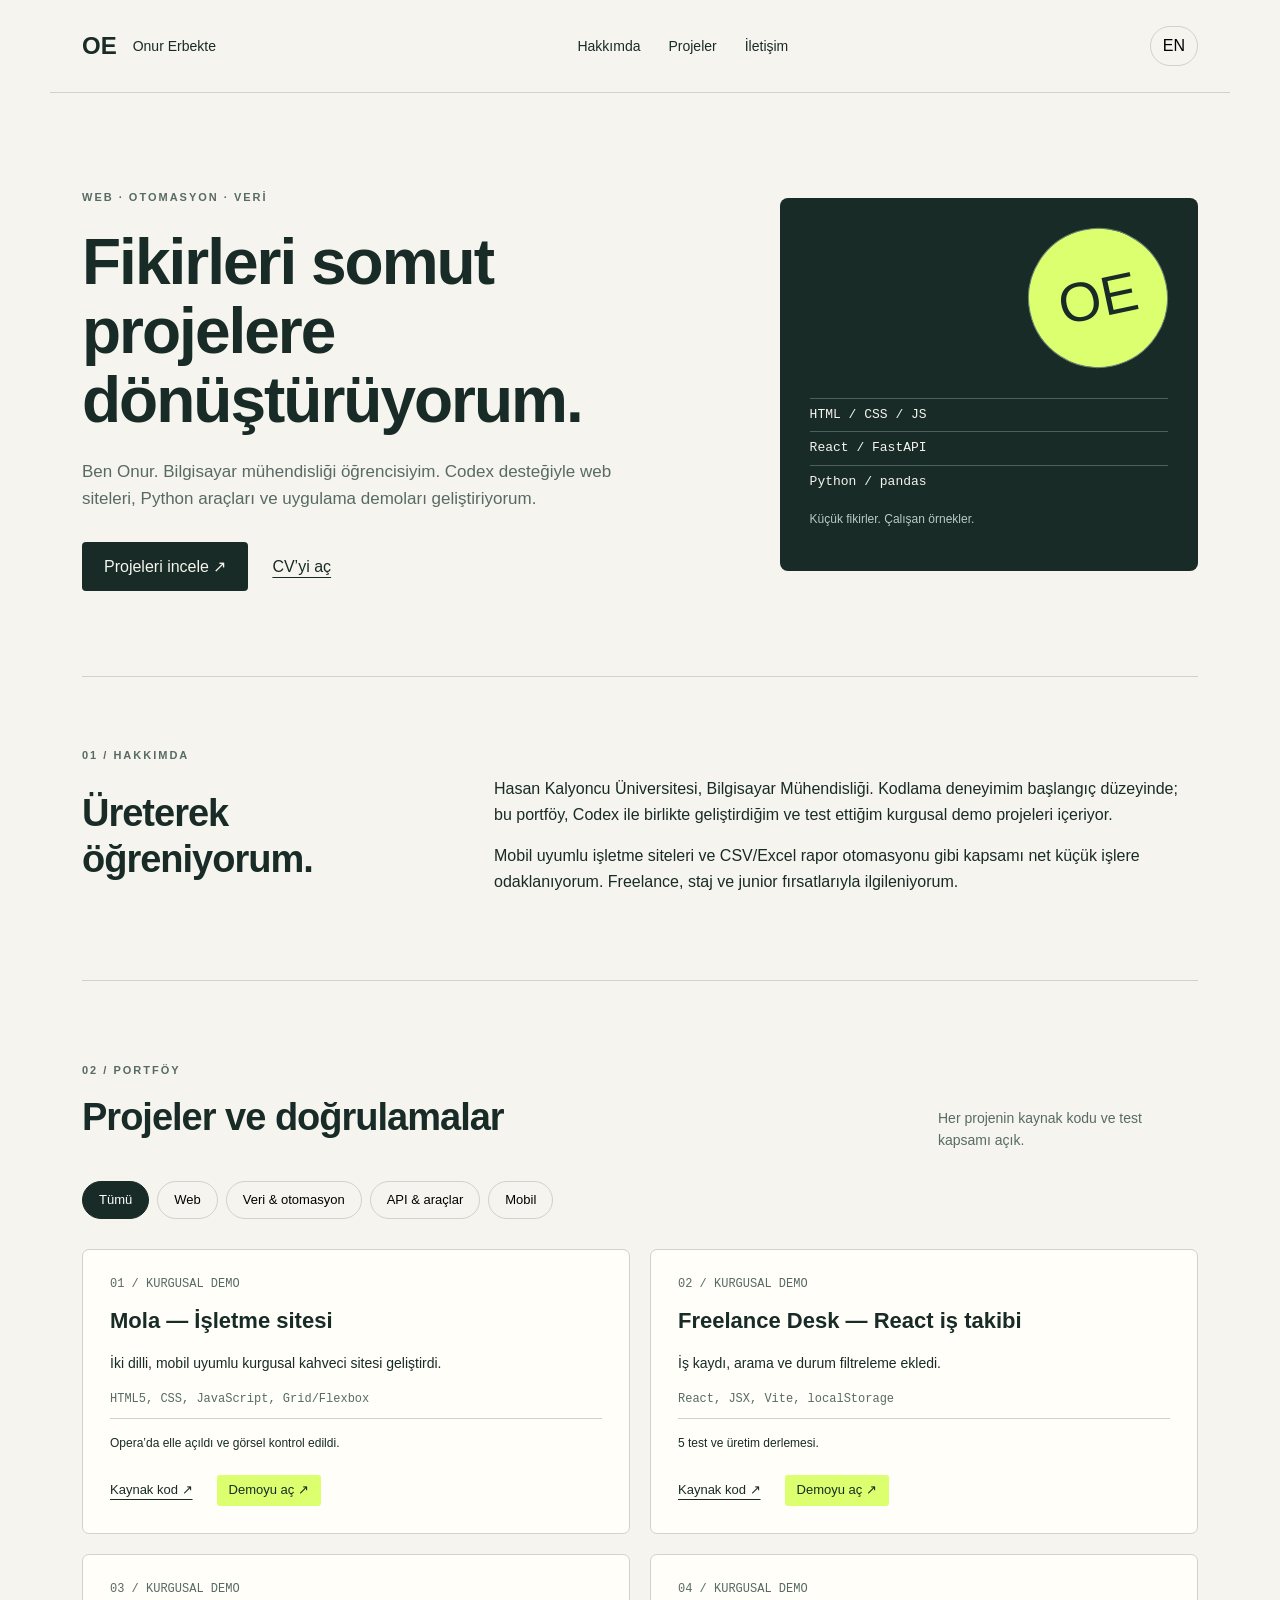
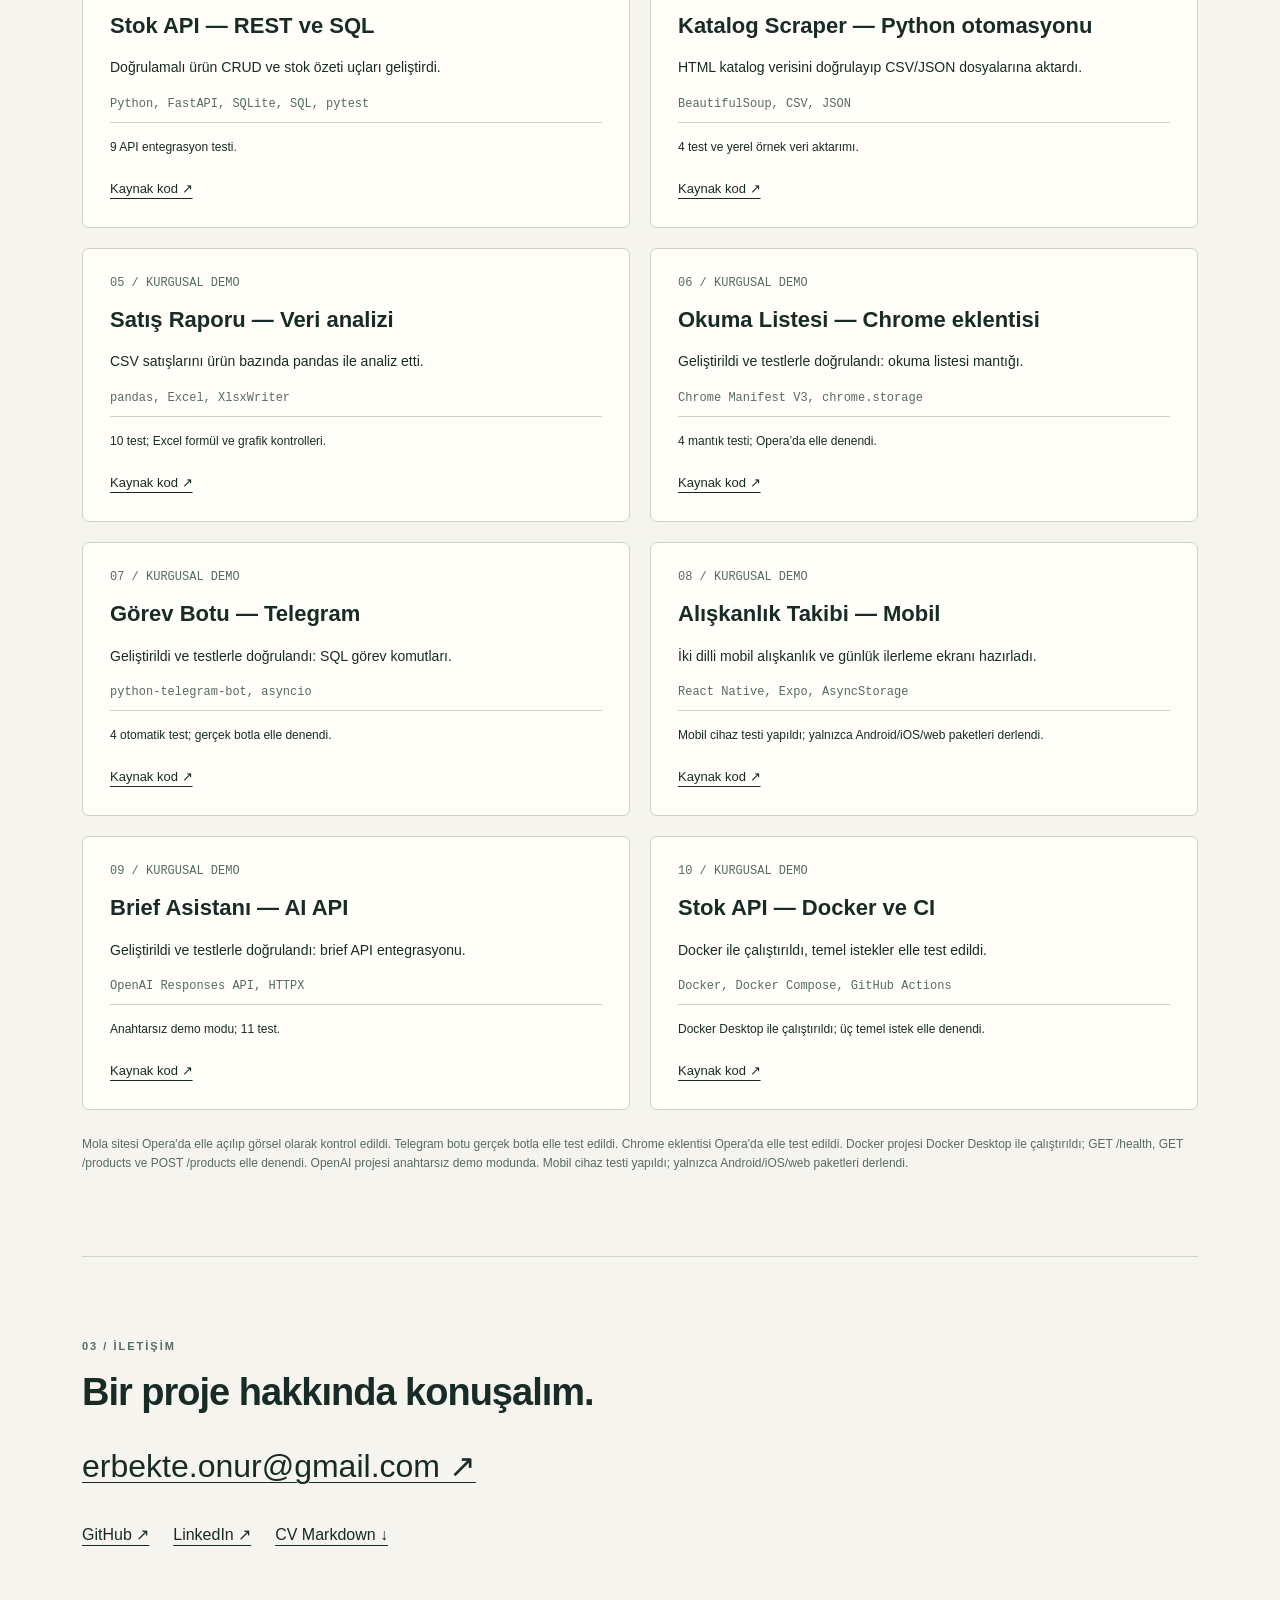
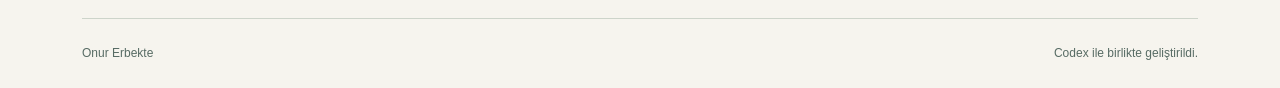
<file: index.html>
<!doctype html>
<html lang="tr"><head><meta charset="utf-8"><meta name="viewport" content="width=device-width,initial-scale=1"><meta name="description" content="Onur Erbekte — web, Python otomasyonu ve veri analizi portföyü."><title>Onur Erbekte · Portföy</title><link rel="stylesheet" href="styles.css"><script src="projects.js" defer></script><script src="app.js" defer></script></head><body>
<a class="skip" href="#main" data-tr="İçeriğe geç" data-en="Skip to content">İçeriğe geç</a>
<header><a class="brand" href="#">OE<span>Onur Erbekte</span></a><nav aria-label="Ana gezinme"><a href="#about" data-tr="Hakkımda" data-en="About">Hakkımda</a><a href="#projects" data-tr="Projeler" data-en="Projects">Projeler</a><a href="#contact" data-tr="İletişim" data-en="Contact">İletişim</a></nav><button id="language" aria-label="Switch to English">EN</button></header>
<main id="main"><section class="hero"><div><p class="eyebrow" data-tr="WEB · OTOMASYON · VERİ" data-en="WEB · AUTOMATION · DATA">WEB · OTOMASYON · VERİ</p><h1 data-tr="Fikirleri somut projelere dönüştürüyorum." data-en="Turning ideas into tangible projects.">Fikirleri somut projelere dönüştürüyorum.</h1><p class="intro" data-tr="Ben Onur. Bilgisayar mühendisliği öğrencisiyim. Codex desteğiyle web siteleri, Python araçları ve uygulama demoları geliştiriyorum." data-en="I'm Onur, a computer engineering student. I develop websites, Python tools and application demos with Codex assistance.">Ben Onur. Bilgisayar mühendisliği öğrencisiyim. Codex desteğiyle web siteleri, Python araçları ve uygulama demoları geliştiriyorum.</p><div class="actions"><a class="primary" href="#projects" data-tr="Projeleri incele ↗" data-en="Explore projects ↗">Projeleri incele ↗</a><a id="cv-link" href="cv/cv_tr.html" data-tr="CV’yi aç" data-en="Open CV">CV’yi aç</a></div></div><aside class="hero-art" aria-label="Portföy alanları"><div class="orbit">OE</div><span>HTML / CSS / JS</span><span>React / FastAPI</span><span>Python / pandas</span><p data-tr="Küçük fikirler. Çalışan örnekler." data-en="Small ideas. Working examples.">Küçük fikirler. Çalışan örnekler.</p></aside></section>
<section id="about" class="about"><p class="eyebrow">01 / <span data-tr="HAKKIMDA" data-en="ABOUT">HAKKIMDA</span></p><h2 data-tr="Üreterek öğreniyorum." data-en="Learning by building.">Üreterek öğreniyorum.</h2><div><p data-tr="Hasan Kalyoncu Üniversitesi, Bilgisayar Mühendisliği. Kodlama deneyimim başlangıç düzeyinde; bu portföy, Codex ile birlikte geliştirdiğim ve test ettiğim kurgusal demo projeleri içeriyor." data-en="Hasan Kalyoncu University, Computer Engineering. My coding experience is at an early stage; this portfolio contains fictional demos developed and tested with Codex.">Hasan Kalyoncu Üniversitesi, Bilgisayar Mühendisliği. Kodlama deneyimim başlangıç düzeyinde; bu portföy, Codex ile birlikte geliştirdiğim ve test ettiğim kurgusal demo projeleri içeriyor.</p><p data-tr="Mobil uyumlu işletme siteleri ve CSV/Excel rapor otomasyonu gibi kapsamı net küçük işlere odaklanıyorum. Freelance, staj ve junior fırsatlarıyla ilgileniyorum." data-en="I focus on small, clearly scoped tasks such as responsive business websites and CSV/Excel report automation. I am interested in freelance, internship and junior opportunities.">Mobil uyumlu işletme siteleri ve CSV/Excel rapor otomasyonu gibi kapsamı net küçük işlere odaklanıyorum. Freelance, staj ve junior fırsatlarıyla ilgileniyorum.</p></div></section>
<section id="projects"><div class="section-head"><div><p class="eyebrow">02 / <span data-tr="PORTFÖY" data-en="PORTFOLIO">PORTFÖY</span></p><h2 data-tr="Projeler ve doğrulamalar" data-en="Projects and validation">Projeler ve doğrulamalar</h2></div><p data-tr="Her projenin kaynak kodu ve test kapsamı açık." data-en="Source code and test scope for every project.">Her projenin kaynak kodu ve test kapsamı açık.</p></div><div class="filters" aria-label="Proje filtresi"><button data-filter="all" aria-pressed="true" data-tr="Tümü" data-en="All">Tümü</button><button data-filter="web" aria-pressed="false">Web</button><button data-filter="data" aria-pressed="false" data-tr="Veri & otomasyon" data-en="Data & automation">Veri & otomasyon</button><button data-filter="tools" aria-pressed="false" data-tr="API & araçlar" data-en="APIs & tools">API & araçlar</button><button data-filter="mobile" aria-pressed="false" data-tr="Mobil" data-en="Mobile">Mobil</button></div><div id="project-grid" class="grid"></div><noscript>Proje bağlantıları / Project links: <a href="https://github.com/onurerbekte">GitHub</a>. <a href="https://onurerbekte.github.io/mola-cafe-website/">Mola demo</a> · <a href="https://onurerbekte.github.io/freelance-tracker/">React demo</a>. JavaScript’i etkinleştirin / Enable JavaScript for project details.</noscript><p class="footnote" data-tr="Mola sitesi Opera'da elle açılıp görsel olarak kontrol edildi. Telegram botu gerçek botla elle test edildi. Chrome eklentisi Opera'da elle test edildi. Docker projesi Docker Desktop ile çalıştırıldı; GET /health, GET /products ve POST /products elle denendi. OpenAI projesi anahtarsız demo modunda. Mobil cihaz testi yapıldı; yalnızca Android/iOS/web paketleri derlendi." data-en="The Mola website was manually opened and visually checked in Opera. The Telegram bot was manually tested with a real bot. The Chrome extension was manually tested in Opera. The Docker project was run with Docker Desktop; GET /health, GET /products and POST /products were manually exercised. The OpenAI project is in key-free demo mode. Mobile device testing was performed; only Android/iOS/web bundles were built.">Mola sitesi Opera'da elle açılıp görsel olarak kontrol edildi. Telegram botu gerçek botla elle test edildi. Chrome eklentisi Opera'da elle test edildi. Docker projesi Docker Desktop ile çalıştırıldı; GET /health, GET /products ve POST /products elle denendi. OpenAI projesi anahtarsız demo modunda. Mobil cihaz testi yapıldı; yalnızca Android/iOS/web paketleri derlendi.</p></section>
<section id="contact" class="contact"><p class="eyebrow">03 / <span data-tr="İLETİŞİM" data-en="CONTACT">İLETİŞİM</span></p><h2 data-tr="Bir proje hakkında konuşalım." data-en="Let's talk about a project.">Bir proje hakkında konuşalım.</h2><a class="email" href="mailto:erbekte.onur@gmail.com">erbekte.onur@gmail.com ↗</a><div class="actions"><a href="https://github.com/onurerbekte">GitHub ↗</a><a href="https://www.linkedin.com/in/onur-erbekte-239112419/">LinkedIn ↗</a><a id="md-link" href="cv/cv_tr.md" download data-tr="CV Markdown ↓" data-en="CV Markdown ↓">CV Markdown ↓</a></div></section></main><footer>Onur Erbekte <span data-tr="Codex ile birlikte geliştirildi." data-en="Developed with Codex assistance.">Codex ile birlikte geliştirildi.</span></footer></body></html>
</file>
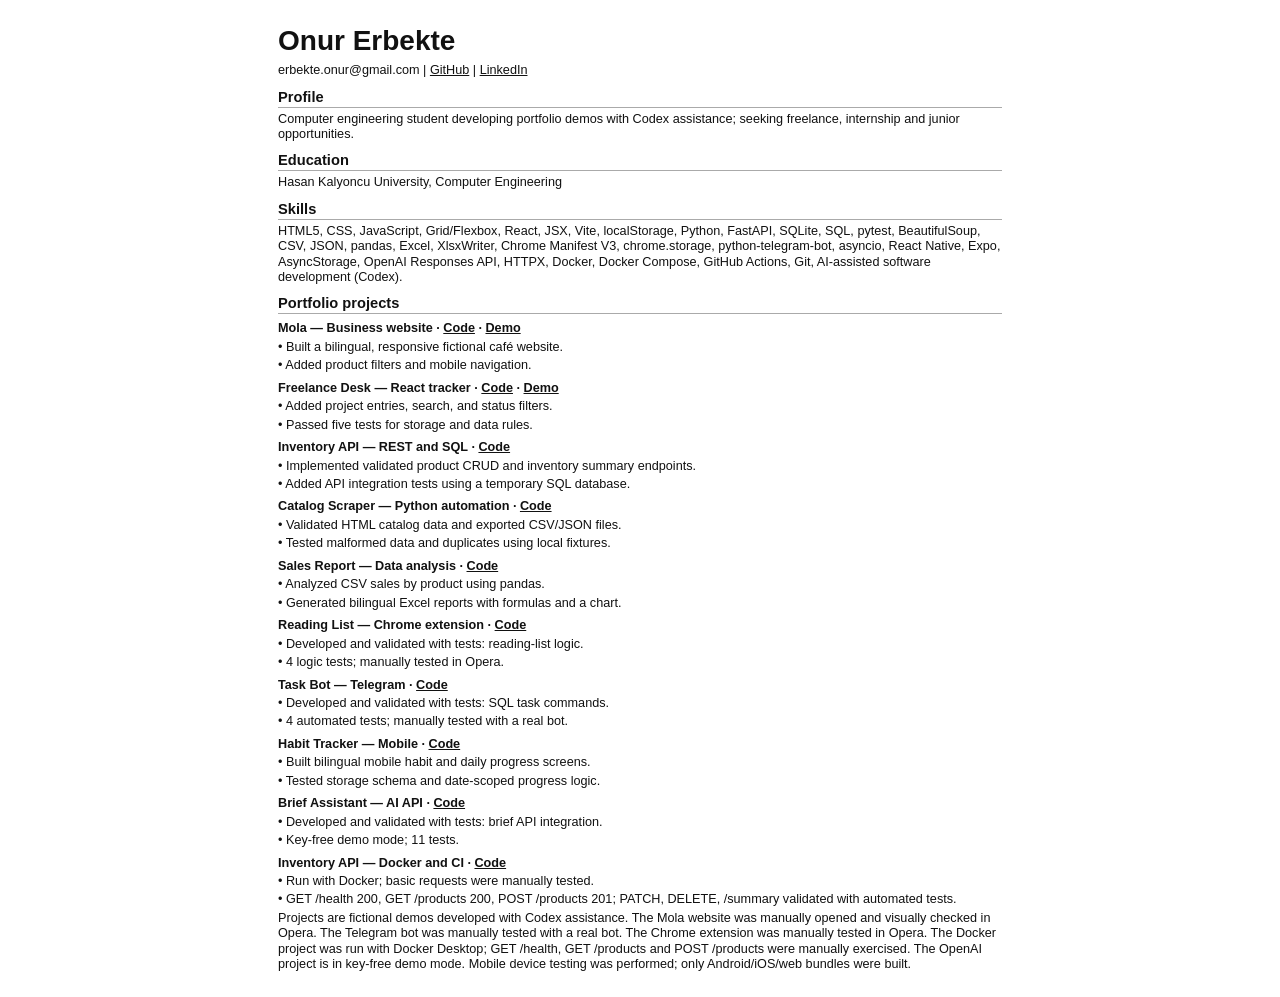
<file: cv/cv_en.html>
<!doctype html><html lang="en"><head><meta charset="utf-8"><meta name="viewport" content="width=device-width,initial-scale=1"><title>Onur Erbekte — CV</title><style>@page{size:A4;margin:12mm}*{box-sizing:border-box}body{max-width:760px;margin:24px auto;padding:0 18px;font:9.5pt/1.22 Arial,sans-serif;color:#111}h1{font-size:21pt;margin:0 0 5px}h2{font-size:11pt;border-bottom:1px solid #aaa;margin:10px 0 4px}h3{font-size:9.5pt;margin:7px 0 2px;break-after:avoid}p{margin:3px 0}a{color:inherit}.bullet{padding-left:10px;text-indent:-10px;break-inside:avoid}@media print{body{margin:0;padding:0}a{text-decoration:none}}</style></head><body><h1>Onur Erbekte</h1>
<p>erbekte.onur@gmail.com | <a href="https://github.com/onurerbekte">GitHub</a> | <a href="https://www.linkedin.com/in/onur-erbekte-239112419/">LinkedIn</a></p>
<h2>Profile</h2>
<p>Computer engineering student developing portfolio demos with Codex assistance; seeking freelance, internship and junior opportunities.</p>
<h2>Education</h2>
<p>Hasan Kalyoncu University, Computer Engineering</p>
<h2>Skills</h2>
<p>HTML5, CSS, JavaScript, Grid/Flexbox, React, JSX, Vite, localStorage, Python, FastAPI, SQLite, SQL, pytest, BeautifulSoup, CSV, JSON, pandas, Excel, XlsxWriter, Chrome Manifest V3, chrome.storage, python-telegram-bot, asyncio, React Native, Expo, AsyncStorage, OpenAI Responses API, HTTPX, Docker, Docker Compose, GitHub Actions, Git, AI-assisted software development (Codex).</p>
<h2>Portfolio projects</h2>
<h3>Mola — Business website · <a href="https://github.com/onurerbekte/mola-cafe-website">Code</a> · <a href="https://onurerbekte.github.io/mola-cafe-website/">Demo</a></h3>
<p class="bullet">• Built a bilingual, responsive fictional café website.</p>
<p class="bullet">• Added product filters and mobile navigation.</p>
<h3>Freelance Desk — React tracker · <a href="https://github.com/onurerbekte/freelance-tracker">Code</a> · <a href="https://onurerbekte.github.io/freelance-tracker/">Demo</a></h3>
<p class="bullet">• Added project entries, search, and status filters.</p>
<p class="bullet">• Passed five tests for storage and data rules.</p>
<h3>Inventory API — REST and SQL · <a href="https://github.com/onurerbekte/inventory-api">Code</a></h3>
<p class="bullet">• Implemented validated product CRUD and inventory summary endpoints.</p>
<p class="bullet">• Added API integration tests using a temporary SQL database.</p>
<h3>Catalog Scraper — Python automation · <a href="https://github.com/onurerbekte/catalog-scraper">Code</a></h3>
<p class="bullet">• Validated HTML catalog data and exported CSV/JSON files.</p>
<p class="bullet">• Tested malformed data and duplicates using local fixtures.</p>
<h3>Sales Report — Data analysis · <a href="https://github.com/onurerbekte/sales-report">Code</a></h3>
<p class="bullet">• Analyzed CSV sales by product using pandas.</p>
<p class="bullet">• Generated bilingual Excel reports with formulas and a chart.</p>
<h3>Reading List — Chrome extension · <a href="https://github.com/onurerbekte/reading-list-extension">Code</a></h3>
<p class="bullet">• Developed and validated with tests: reading-list logic.</p>
<p class="bullet">• 4 logic tests; manually tested in Opera.</p>
<h3>Task Bot — Telegram · <a href="https://github.com/onurerbekte/telegram-task-bot">Code</a></h3>
<p class="bullet">• Developed and validated with tests: SQL task commands.</p>
<p class="bullet">• 4 automated tests; manually tested with a real bot.</p>
<h3>Habit Tracker — Mobile · <a href="https://github.com/onurerbekte/habit-tracker-mobile">Code</a></h3>
<p class="bullet">• Built bilingual mobile habit and daily progress screens.</p>
<p class="bullet">• Tested storage schema and date-scoped progress logic.</p>
<h3>Brief Assistant — AI API · <a href="https://github.com/onurerbekte/ai-brief-assistant">Code</a></h3>
<p class="bullet">• Developed and validated with tests: brief API integration.</p>
<p class="bullet">• Key-free demo mode; 11 tests.</p>
<h3>Inventory API — Docker and CI · <a href="https://github.com/onurerbekte/api-docker">Code</a></h3>
<p class="bullet">• Run with Docker; basic requests were manually tested.</p>
<p class="bullet">• GET /health 200, GET /products 200, POST /products 201; PATCH, DELETE, /summary validated with automated tests.</p>
<p>Projects are fictional demos developed with Codex assistance. The Mola website was manually opened and visually checked in Opera. The Telegram bot was manually tested with a real bot. The Chrome extension was manually tested in Opera. The Docker project was run with Docker Desktop; GET /health, GET /products and POST /products were manually exercised. The OpenAI project is in key-free demo mode. Mobile device testing was performed; only Android/iOS/web bundles were built.</p></body></html>
</file>
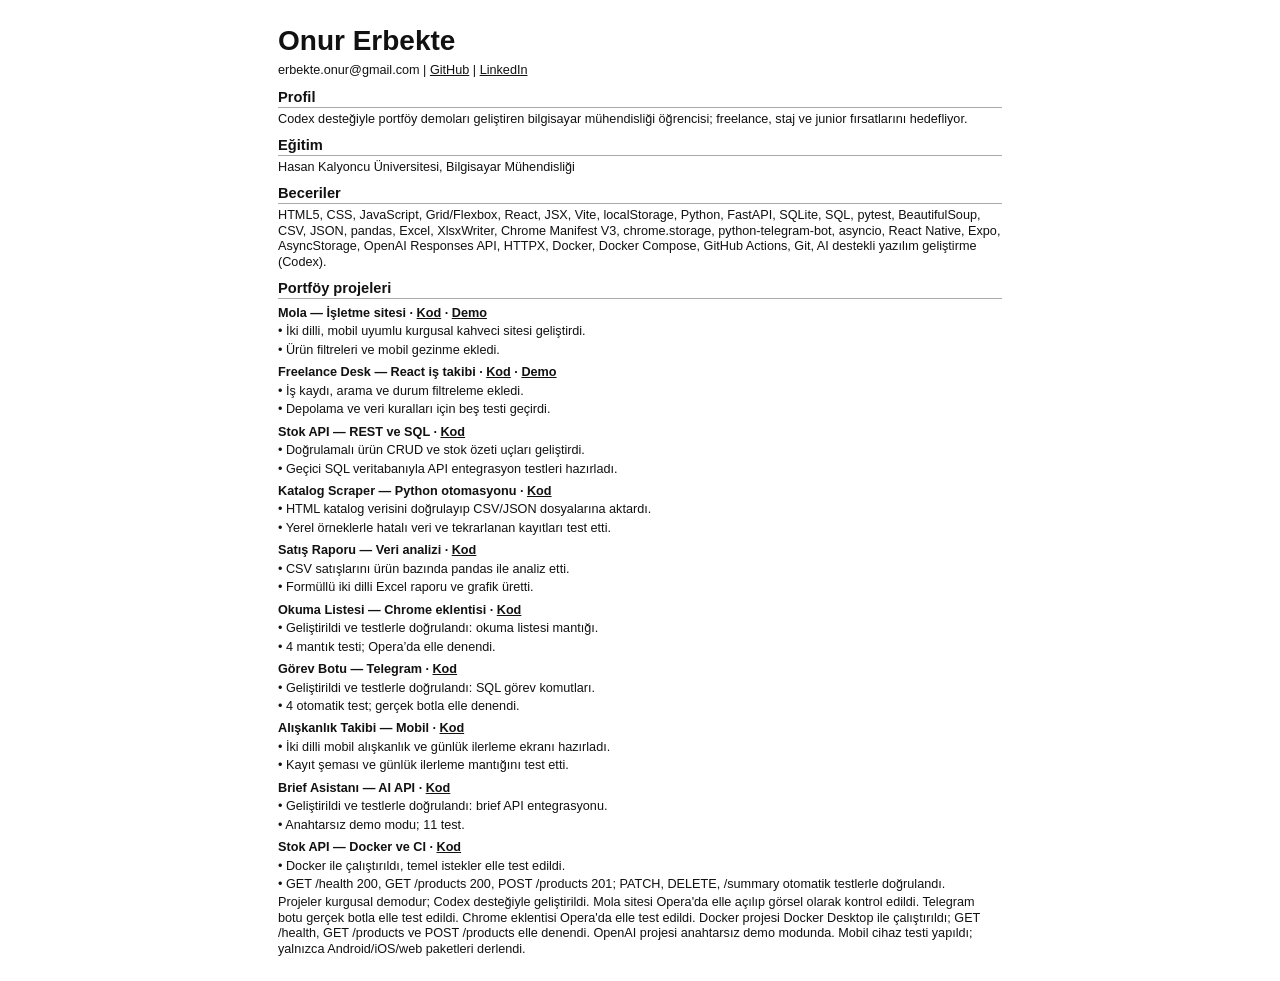
<file: cv/cv_tr.html>
<!doctype html><html lang="tr"><head><meta charset="utf-8"><meta name="viewport" content="width=device-width,initial-scale=1"><title>Onur Erbekte — CV</title><style>@page{size:A4;margin:12mm}*{box-sizing:border-box}body{max-width:760px;margin:24px auto;padding:0 18px;font:9.5pt/1.22 Arial,sans-serif;color:#111}h1{font-size:21pt;margin:0 0 5px}h2{font-size:11pt;border-bottom:1px solid #aaa;margin:10px 0 4px}h3{font-size:9.5pt;margin:7px 0 2px;break-after:avoid}p{margin:3px 0}a{color:inherit}.bullet{padding-left:10px;text-indent:-10px;break-inside:avoid}@media print{body{margin:0;padding:0}a{text-decoration:none}}</style></head><body><h1>Onur Erbekte</h1>
<p>erbekte.onur@gmail.com | <a href="https://github.com/onurerbekte">GitHub</a> | <a href="https://www.linkedin.com/in/onur-erbekte-239112419/">LinkedIn</a></p>
<h2>Profil</h2>
<p>Codex desteğiyle portföy demoları geliştiren bilgisayar mühendisliği öğrencisi; freelance, staj ve junior fırsatlarını hedefliyor.</p>
<h2>Eğitim</h2>
<p>Hasan Kalyoncu Üniversitesi, Bilgisayar Mühendisliği</p>
<h2>Beceriler</h2>
<p>HTML5, CSS, JavaScript, Grid/Flexbox, React, JSX, Vite, localStorage, Python, FastAPI, SQLite, SQL, pytest, BeautifulSoup, CSV, JSON, pandas, Excel, XlsxWriter, Chrome Manifest V3, chrome.storage, python-telegram-bot, asyncio, React Native, Expo, AsyncStorage, OpenAI Responses API, HTTPX, Docker, Docker Compose, GitHub Actions, Git, AI destekli yazılım geliştirme (Codex).</p>
<h2>Portföy projeleri</h2>
<h3>Mola — İşletme sitesi · <a href="https://github.com/onurerbekte/mola-cafe-website">Kod</a> · <a href="https://onurerbekte.github.io/mola-cafe-website/">Demo</a></h3>
<p class="bullet">• İki dilli, mobil uyumlu kurgusal kahveci sitesi geliştirdi.</p>
<p class="bullet">• Ürün filtreleri ve mobil gezinme ekledi.</p>
<h3>Freelance Desk — React iş takibi · <a href="https://github.com/onurerbekte/freelance-tracker">Kod</a> · <a href="https://onurerbekte.github.io/freelance-tracker/">Demo</a></h3>
<p class="bullet">• İş kaydı, arama ve durum filtreleme ekledi.</p>
<p class="bullet">• Depolama ve veri kuralları için beş testi geçirdi.</p>
<h3>Stok API — REST ve SQL · <a href="https://github.com/onurerbekte/inventory-api">Kod</a></h3>
<p class="bullet">• Doğrulamalı ürün CRUD ve stok özeti uçları geliştirdi.</p>
<p class="bullet">• Geçici SQL veritabanıyla API entegrasyon testleri hazırladı.</p>
<h3>Katalog Scraper — Python otomasyonu · <a href="https://github.com/onurerbekte/catalog-scraper">Kod</a></h3>
<p class="bullet">• HTML katalog verisini doğrulayıp CSV/JSON dosyalarına aktardı.</p>
<p class="bullet">• Yerel örneklerle hatalı veri ve tekrarlanan kayıtları test etti.</p>
<h3>Satış Raporu — Veri analizi · <a href="https://github.com/onurerbekte/sales-report">Kod</a></h3>
<p class="bullet">• CSV satışlarını ürün bazında pandas ile analiz etti.</p>
<p class="bullet">• Formüllü iki dilli Excel raporu ve grafik üretti.</p>
<h3>Okuma Listesi — Chrome eklentisi · <a href="https://github.com/onurerbekte/reading-list-extension">Kod</a></h3>
<p class="bullet">• Geliştirildi ve testlerle doğrulandı: okuma listesi mantığı.</p>
<p class="bullet">• 4 mantık testi; Opera’da elle denendi.</p>
<h3>Görev Botu — Telegram · <a href="https://github.com/onurerbekte/telegram-task-bot">Kod</a></h3>
<p class="bullet">• Geliştirildi ve testlerle doğrulandı: SQL görev komutları.</p>
<p class="bullet">• 4 otomatik test; gerçek botla elle denendi.</p>
<h3>Alışkanlık Takibi — Mobil · <a href="https://github.com/onurerbekte/habit-tracker-mobile">Kod</a></h3>
<p class="bullet">• İki dilli mobil alışkanlık ve günlük ilerleme ekranı hazırladı.</p>
<p class="bullet">• Kayıt şeması ve günlük ilerleme mantığını test etti.</p>
<h3>Brief Asistanı — AI API · <a href="https://github.com/onurerbekte/ai-brief-assistant">Kod</a></h3>
<p class="bullet">• Geliştirildi ve testlerle doğrulandı: brief API entegrasyonu.</p>
<p class="bullet">• Anahtarsız demo modu; 11 test.</p>
<h3>Stok API — Docker ve CI · <a href="https://github.com/onurerbekte/api-docker">Kod</a></h3>
<p class="bullet">• Docker ile çalıştırıldı, temel istekler elle test edildi.</p>
<p class="bullet">• GET /health 200, GET /products 200, POST /products 201; PATCH, DELETE, /summary otomatik testlerle doğrulandı.</p>
<p>Projeler kurgusal demodur; Codex desteğiyle geliştirildi. Mola sitesi Opera'da elle açılıp görsel olarak kontrol edildi. Telegram botu gerçek botla elle test edildi. Chrome eklentisi Opera'da elle test edildi. Docker projesi Docker Desktop ile çalıştırıldı; GET /health, GET /products ve POST /products elle denendi. OpenAI projesi anahtarsız demo modunda. Mobil cihaz testi yapıldı; yalnızca Android/iOS/web paketleri derlendi.</p></body></html>
</file>
<file: styles.css>
:root{--paper:#f6f4ee;--ink:#182b27;--muted:#576b64;--accent:#dbff6e;--line:#cdd4ca}*{box-sizing:border-box}html{scroll-behavior:smooth;scroll-padding-top:30px}body{margin:0;background:var(--paper);color:var(--ink);font-family:Arial,Helvetica,sans-serif;line-height:1.6}a{color:inherit;text-decoration-thickness:1px;text-underline-offset:5px}button{font:inherit;cursor:pointer}a:focus-visible,button:focus-visible{outline:3px solid #447b44;outline-offset:5px}header,main,footer{max-width:1180px;margin:auto}header{display:flex;align-items:center;justify-content:space-between;padding:26px 32px;border-bottom:1px solid var(--line);gap:20px}.brand{font-weight:bold;font-size:24px;text-decoration:none;display:flex;align-items:center;gap:16px}.brand span{font-size:14px;font-weight:normal}nav{display:flex;gap:28px;font-size:14px}nav a{text-decoration:none}#language{border:1px solid var(--line);padding:6px 12px;background:transparent;border-radius:100px}main{padding:0 32px}section{padding:70px 0;border-bottom:1px solid var(--line)}.hero{display:grid;grid-template-columns:1.5fr 1fr;gap:70px;align-items:center;padding:85px 0}.eyebrow{font-size:11px;letter-spacing:2px;font-weight:bold;color:var(--muted)}h1{font-size:clamp(38px,5vw,64px);line-height:1.08;letter-spacing:-2px;font-weight:600;margin:22px 0}h2{font-size:clamp(26px,3vw,38px);line-height:1.2;letter-spacing:-1px;margin:15px 0 25px}.intro{max-width:540px;color:var(--muted);font-size:17px}.actions{display:flex;align-items:center;gap:24px;flex-wrap:wrap;margin-top:30px}.primary{background:var(--ink);color:var(--paper);padding:12px 22px;border-radius:4px;text-decoration:none}.hero-art{min-height:340px;background:var(--ink);color:var(--paper);padding:30px;border-radius:8px;position:relative;overflow:hidden}.orbit{margin:0 0 30px auto;width:140px;height:140px;border-radius:50%;border:1px solid #6b8277;background:var(--accent);color:var(--ink);display:grid;place-items:center;font-size:55px;transform:rotate(-12deg)}.hero-art span{display:block;border-top:1px solid #4d615b;font:13px/2.5 monospace}.hero-art p{font-size:12px;color:#b9cac1}.about{display:grid;grid-template-columns:1fr 2fr;column-gap:60px}.about .eyebrow{grid-column:1/-1}.about p{margin-top:0}.section-head{display:flex;justify-content:space-between;align-items:end;gap:30px}.section-head>p{font-size:14px;max-width:260px;color:var(--muted)}.filters{display:flex;gap:8px;flex-wrap:wrap;margin:15px 0 30px}.filters button{border:1px solid var(--line);border-radius:100px;padding:8px 16px;background:transparent;font-size:13px}.filters button[aria-pressed=true]{background:var(--ink);color:white;border-color:var(--ink)}.grid{display:grid;grid-template-columns:repeat(2,minmax(0,1fr));gap:20px}.card{padding:27px;border:1px solid var(--line);border-radius:7px;background:#fffef9;display:flex;flex-direction:column}.card-number{font:12px monospace;color:var(--muted)}.card h3{font-size:22px;line-height:1.3;margin:16px 0 8px}.card p{font-size:14px;margin:8px 0}.card .tech{font:12px/1.6 monospace;color:var(--muted)}.card .note{font-size:12px;border-top:1px solid var(--line);padding-top:15px;margin-top:auto}.card .actions{margin-top:14px;font-size:13px}.card .demo{background:var(--accent);padding:5px 12px;border-radius:3px;text-decoration:none}.footnote{font-size:12px;color:var(--muted);margin-top:25px}.contact .email{font-size:clamp(18px,3vw,32px);overflow-wrap:anywhere}footer{padding:25px 32px;display:flex;justify-content:space-between;font-size:12px;color:var(--muted)}.skip{position:absolute;top:-80px;left:20px;padding:10px;background:var(--accent);z-index:10}.skip:focus{top:10px}@media(max-width:760px){header{padding:20px;flex-wrap:wrap}.brand span{display:none}nav{gap:15px}main{padding:0 20px}.hero{grid-template-columns:1fr;gap:30px;padding:45px 0}.hero-art{min-height:260px}.orbit{width:100px;height:100px;font-size:40px}.about{grid-template-columns:1fr;gap:0}.grid{grid-template-columns:1fr}.section-head{display:block}section{padding:45px 0}footer{padding:20px;gap:15px;flex-wrap:wrap}}@media(prefers-reduced-motion:reduce){html{scroll-behavior:auto}}
</file>
